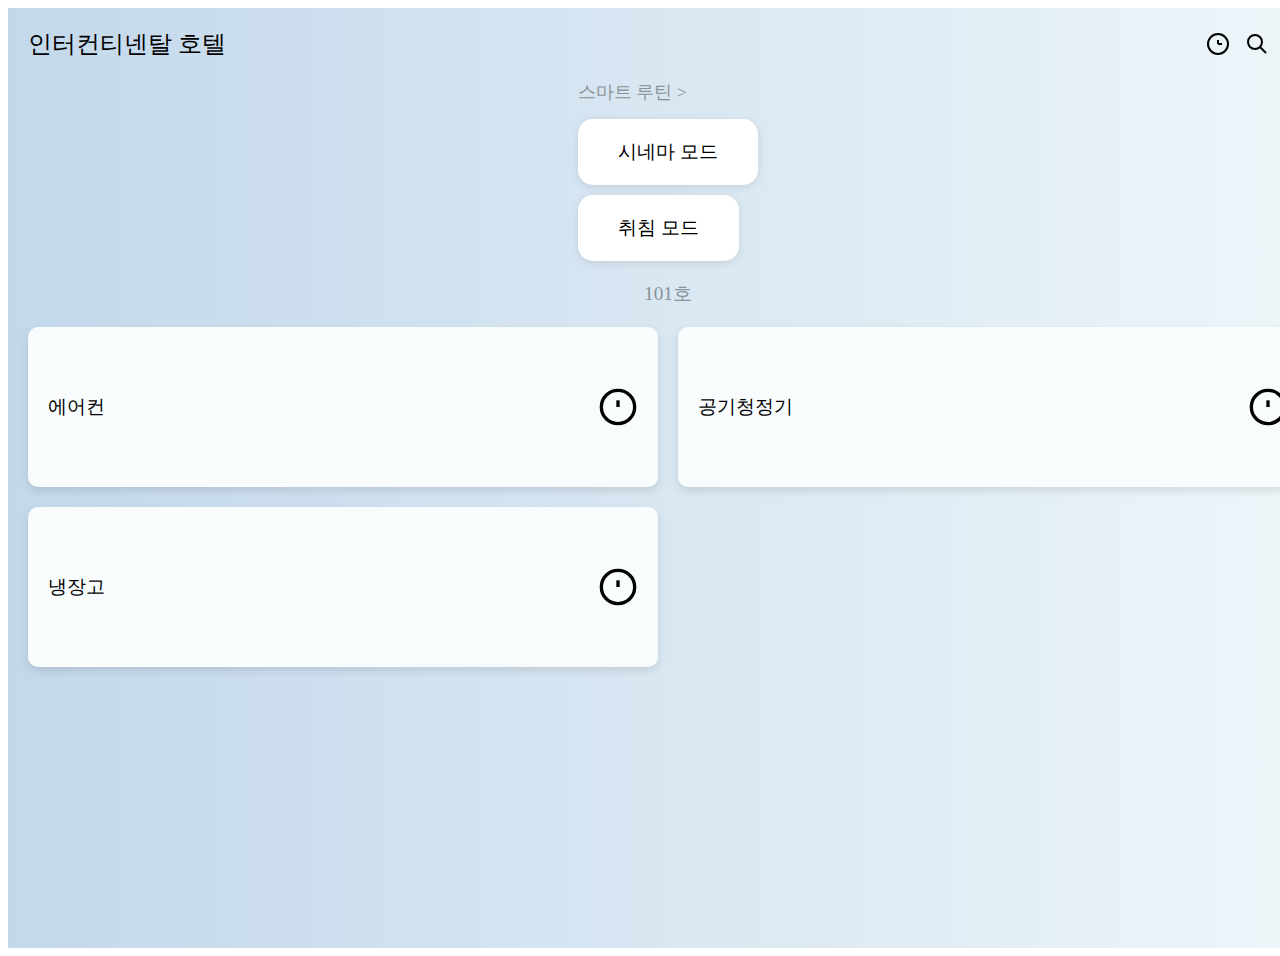
<file: src/main/resources/templates/admin/IOT.html>
<!DOCTYPE html>
<html lang="ko">
<head>
    <meta charset="UTF-8">
    <meta name="viewport" content="width=device-width, initial-scale=1.0">
    <title>Responsive App Page</title>
    <style>
        /* 전체 페이지 레이아웃 */
       .page-container {
         display: flex;
         flex-direction: column;
         align-items: center;
         width: 100vw;
         height: 100vh;
         padding: 20px;
         background: linear-gradient(90deg, rgba(195, 216, 235, 1) 0%, rgba(238, 246, 249, 1) 100%);
       }

       /* 상단 호텔 이름 및 아이콘 */
       .header {
         display: flex;
         justify-content: space-between;
         align-items: center;
         width: 100%;
         margin-bottom: 20px;
       }

       .hotel-info {
         font-size: 1.5rem;
         color: black;
       }

       .header-icons {
         display: flex;
         gap: 15px;
       }

       .icon {
         width: 24px;
         height: 24px;
       }

       /* 스마트 루틴 섹션 */
/* 스마트 루틴 섹션 */
.smart-routine-frame {
  display: flex;
  flex-direction: column;    /* 세로로 정렬 */
  align-items: flex-start;   /* 왼쪽 정렬 */
  gap: 10px;                 /* 각 박스 사이 간격 */
  width: auto;
  margin-bottom: 20px;
}

.smart-routine-link {
  font-size: 1.1rem;
  color: #8a9197;
  margin-bottom: 5px;
}

.mode-container {
  display: flex;             /* 가로 정렬 */
  gap: 15px;                 /* 각 모드 사이 간격 */
}

.mode-box {
  background-color: white;
  padding: 20px 40px;             /* 박스 크기 키움 */
  border-radius: 15px;            /* 둥근 테두리 */
  text-align: center;
  font-size: 1.2rem;              /* 텍스트 크기도 약간 키움 */
  box-shadow: 0px 2px 8px rgba(0, 0, 0, 0.1);  /* 박스 그림자 */
  transition: background-color 0.3s ease;
}

.mode-box:hover {
  background-color: #eef8f9;
  cursor: pointer;
}


       /* 101호 텍스트 */
       .room-number {
         font-size: 1.2rem;
         color: #8a9197;
         margin-bottom: 20px;
       }

       /* 그리드 레이아웃 - 기기 카드 */
       .device-grid {
         display: grid;
         grid-template-columns: repeat(2, 1fr);
         gap: 20px;
         width: 100%;
       }

      .device-card {
  background-color: #f8fcfd;
  border-radius: 10px;
  padding: 20px;
  display: flex;
  justify-content: space-between;
  align-items: center;
  height: 120px;
  box-shadow: 0px 4px 8px rgba(0, 0, 0, 0.1);
  transition: background-color 0.3s ease, transform 0.3s ease;
  cursor: pointer; /* 클릭 가능한 상태로 변경 */
}

.device-card:hover {
  background-color: #eef8f9; /* 마우스 호버 시 배경색 변경 */
  transform: scale(1.05);    /* 살짝 확대 효과 */
}

/* 기기 카드 클릭 시 */
.device-card:active {
  background-color: #d4f0f5;  /* 클릭했을 때 색상 변화 */
  transform: scale(0.98);     /* 클릭 시 살짝 축소 효과 */
}

       .device-name {
         font-size: 1.2rem;
       }

       .power-icon {
         width: 40px;
         height: 40px;
       }






    </style>
</head>
<body>
<div class="page-container">

    <!-- 상단 호텔 이름 및 아이콘 -->
    <div class="header">
        <div class="hotel-info">인터컨티넨탈 호텔</div>
        <div class="header-icons">
            <svg class="icon add-circle" xmlns="http://www.w3.org/2000/svg" viewBox="0 0 24 24" fill="none" stroke="black" stroke-width="2">
                <circle cx="12" cy="12" r="10"></circle>
                <line x1="12" y1="8" x2="12" y2="12"></line>
                <line x1="12" y1="12" x2="16" y2="12"></line>
            </svg>
            <svg class="icon search" xmlns="http://www.w3.org/2000/svg" viewBox="0 0 24 24" fill="none" stroke="black" stroke-width="2">
                <circle cx="10" cy="10" r="7"></circle>
                <line x1="21" y1="21" x2="15" y2="15"></line>
            </svg>
            <svg class="icon bell" xmlns="http://www.w3.org/2000/svg" viewBox="0 0 24 24" fill="none" stroke="black" stroke-width="2">
                <path d="M15 17H9v-5a7 7 0 0 1 14 0v5h-8z"/>
            </svg>
        </div>
    </div>

    <!-- 스마트 루틴 섹션 -->
    <div class="smart-routine-frame">
        <div class="smart-routine-link">스마트 루틴 &gt;</div>
        <div class="mode-box">시네마 모드</div>
        <div class="mode-box">취침 모드</div>
    </div>

    <!-- 101호 및 기기 컨트롤 -->
    <div class="room-number">101호</div>
    <div class="device-grid">
        <div class="device-card">
            <div class="device-name">에어컨</div>
            <svg class="power-icon" xmlns="http://www.w3.org/2000/svg" viewBox="0 0 24 24" fill="none" stroke="black" stroke-width="2">
                <circle cx="12" cy="12" r="10"></circle>
                <line x1="12" y1="8" x2="12" y2="12"></line>
                <line x1="12" y1="16" x2="12" y2="16"></line>
            </svg>
        </div>

        <div class="device-card">
            <div class="device-name">공기청정기</div>
            <svg class="power-icon" xmlns="http://www.w3.org/2000/svg" viewBox="0 0 24 24" fill="none" stroke="black" stroke-width="2">
                <circle cx="12" cy="12" r="10"></circle>
                <line x1="12" y1="8" x2="12" y2="12"></line>
                <line x1="12" y1="16" x2="12" y2="16"></line>
            </svg>
        </div>

        <div class="device-card">
            <div class="device-name">냉장고</div>
            <svg class="power-icon" xmlns="http://www.w3.org/2000/svg" viewBox="0 0 24 24" fill="none" stroke="black" stroke-width="2">
                <circle cx="12" cy="12" r="10"></circle>
                <line x1="12" y1="8" x2="12" y2="12"></line>
                <line x1="12" y1="16" x2="12" y2="16"></line>
            </svg>
        </div>

        <!-- 추가 카드들 -->
    </div>
</div>
</body>
</html>
</file>
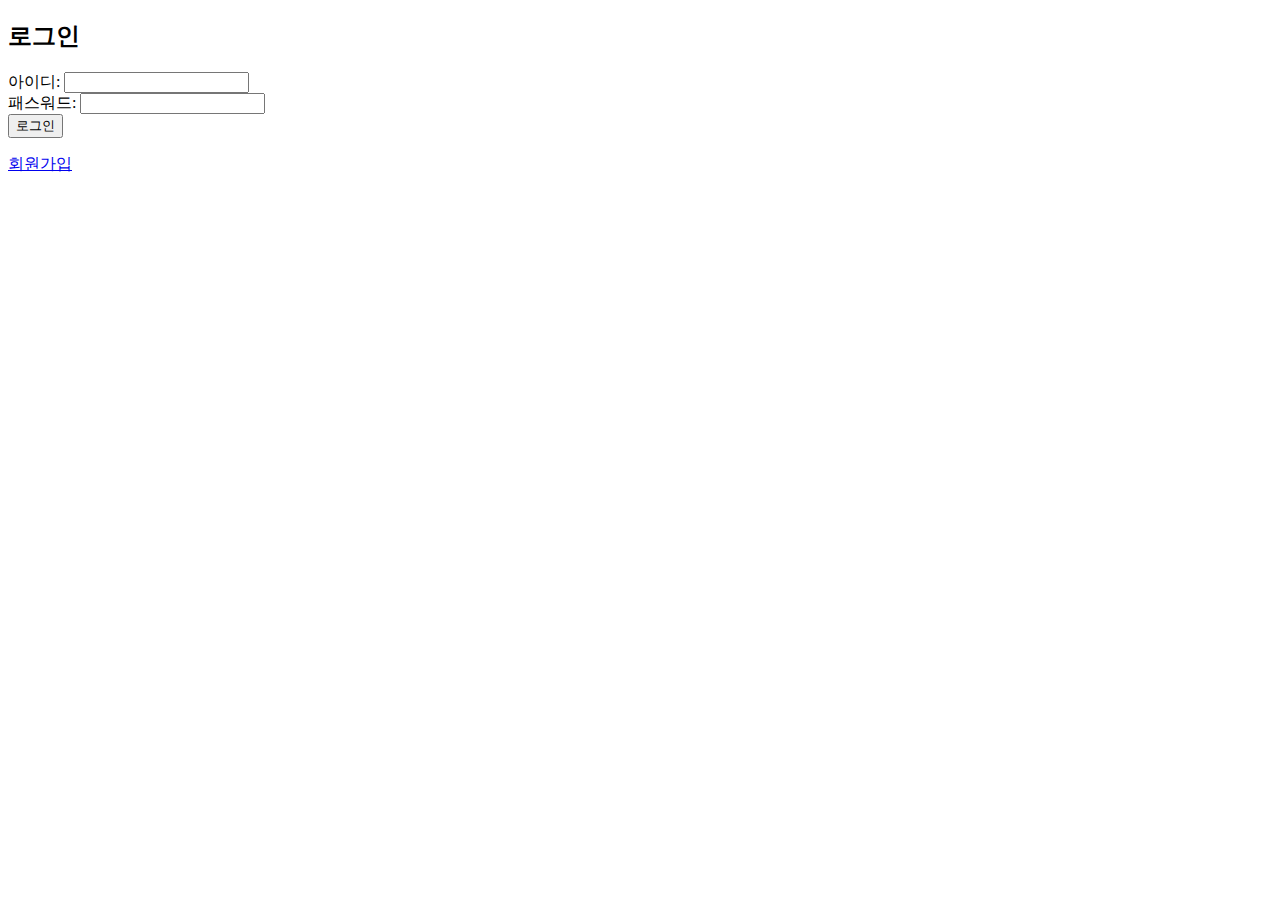
<file: src/main/resources/templates/user/login.html>
<!DOCTYPE html>
<html xmlns:th="http://www.thymeleaf.org" lang="en">
<head>
    <meta charset="UTF-8">
    <meta name="viewport" content="width=device-width, initial-scale=1.0">
    <link rel="stylesheet" th:href="@{/css/user/login.css}">

    <title>로그인</title>


</head>
<body>
<div class="container">
    <div class="main">
        <h2>로그인</h2>
        <form action="/login" method="post">
            <div>
                <label for="userId">아이디:</label>
                <input id="userId" name="userId" type="text" required/>
            </div>
            <div>
                <label for="userPassword">패스워드:</label>
                <input id="userPassword" name="userPassword" type="password" required/>
            </div>
            <button type="submit">로그인</button>
        </form>
        <div>
            <p th:if="${loginError}" th:text="${loginError}"></p>
        </div>

        <div>
            <a href="/join">회원가입</a>
        </div>
    </div>
</div>
</body>
</html>
</file>
